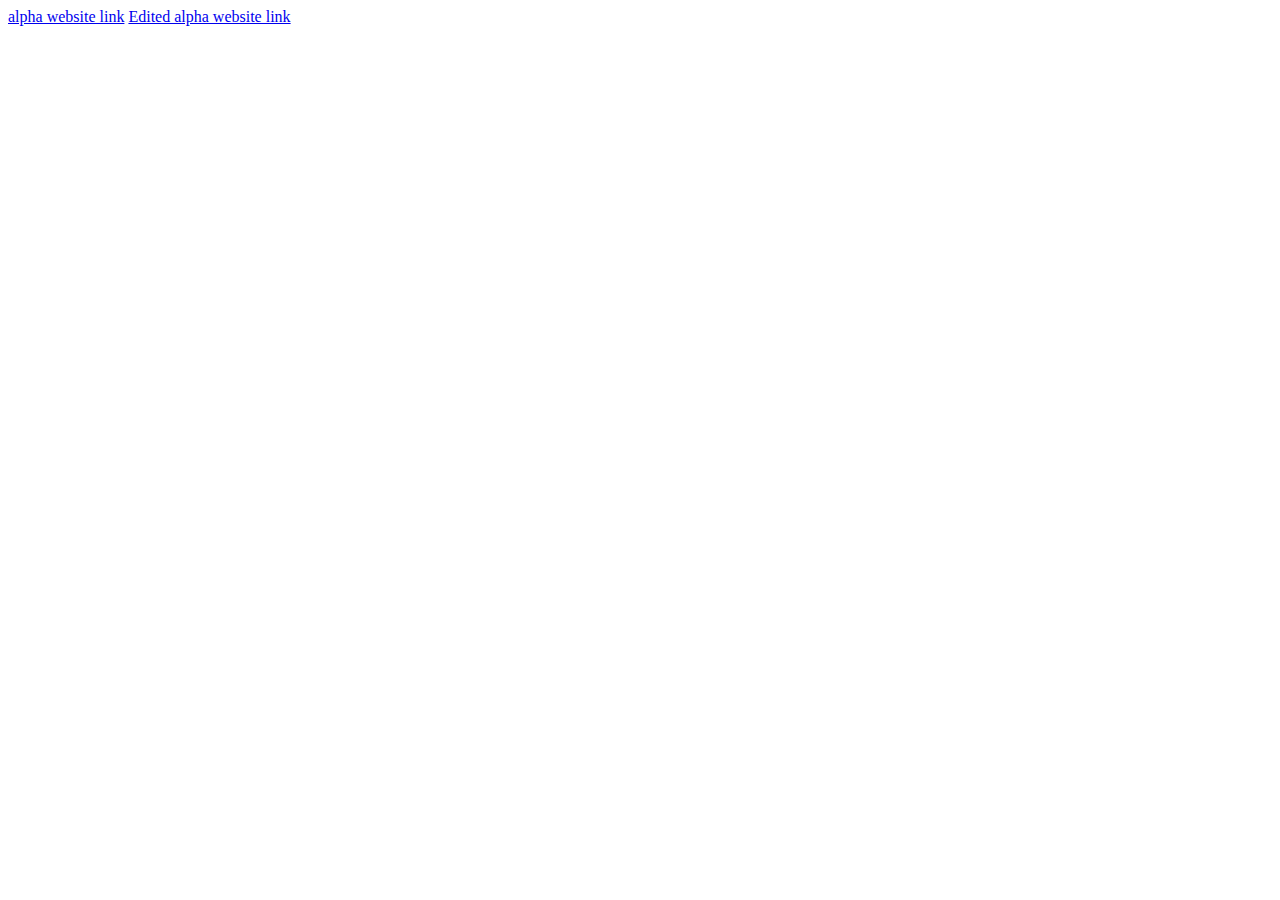
<file: index.html>
<!DOCTYPE html>
<html lang="en">
<head>
    <meta charset="UTF-8">
    <meta name="viewport" content="width=device-width, initial-scale=1.0">
    <title>idm241</title>
</head>
<body>
    <a href="alpha/index.html">alpha website link</a>
    <a href="alpha/indexEDIT.html">Edited alpha website link</a>
</body>
</html>
</file>
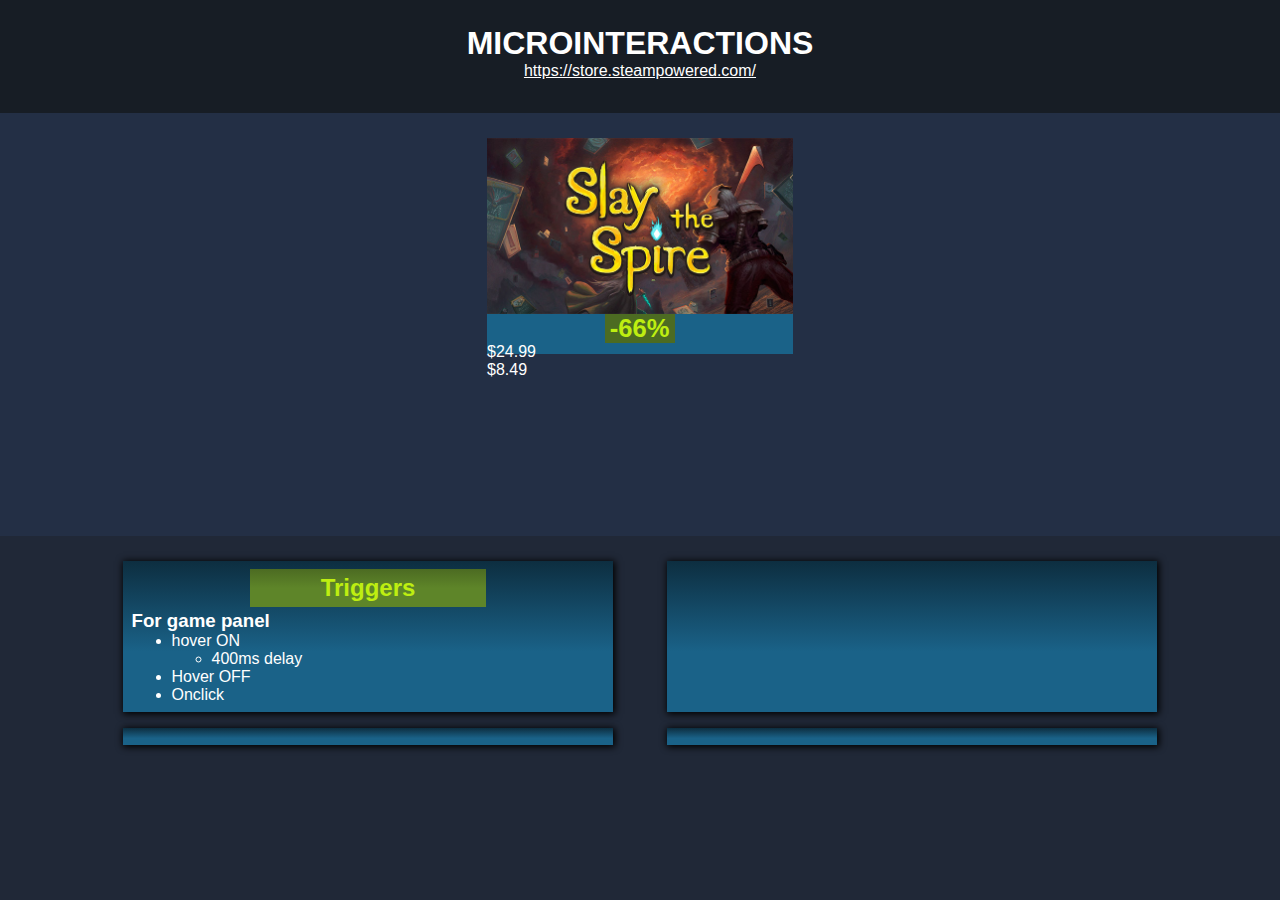
<file: alpha-build/index.html>
<!DOCTYPE html>
<html lang="en">
<head>
    <meta charset="UTF-8">
    <meta name="viewport" content="width=device-width, initial-scale=1.0">
    <title>Alpha-Build</title>

    <link rel="stylesheet" href="../css/alpha-build.css">
</head>
<body>
    <header>
        <h1>Microinteractions</h1>
        <a href="https://store.steampowered.com/" target="_blank">https://store.steampowered.com/</a>
    </header>
    <section class="microinteractions">
        <div class="panel">
            <img src="media/game-poster.jpg" alt="game poster">
            <div class="panel-bottom-bar">
                <div class="discount-pct">-66%</div>
                <div class="discount-prices">
                    <div class="discount-og-price">$24.99</div>
                    <div class="discount-final-price">$8.49</div>
                </div>
            </div>
        </div>
        <div class="side-buttons">
        </div>
        <div class="page-indicator">

        </div>
    </section>
    <section class="interactions">
        <div class="triggers">
            <h2>Triggers</h2>
            <h3>For game panel</h3>
            <ul>
                <li>hover ON</li>
                    <ul>
                        <li>400ms delay</li>
                    </ul>
                <li>Hover OFF</li>
                <li>Onclick</li>
            </ul>
        </div>
        <div class="rules"></div>
        <div class="feedback"></div>
        <div class="loopsmode"></div>
    </section>
</body>
</html>
</file>
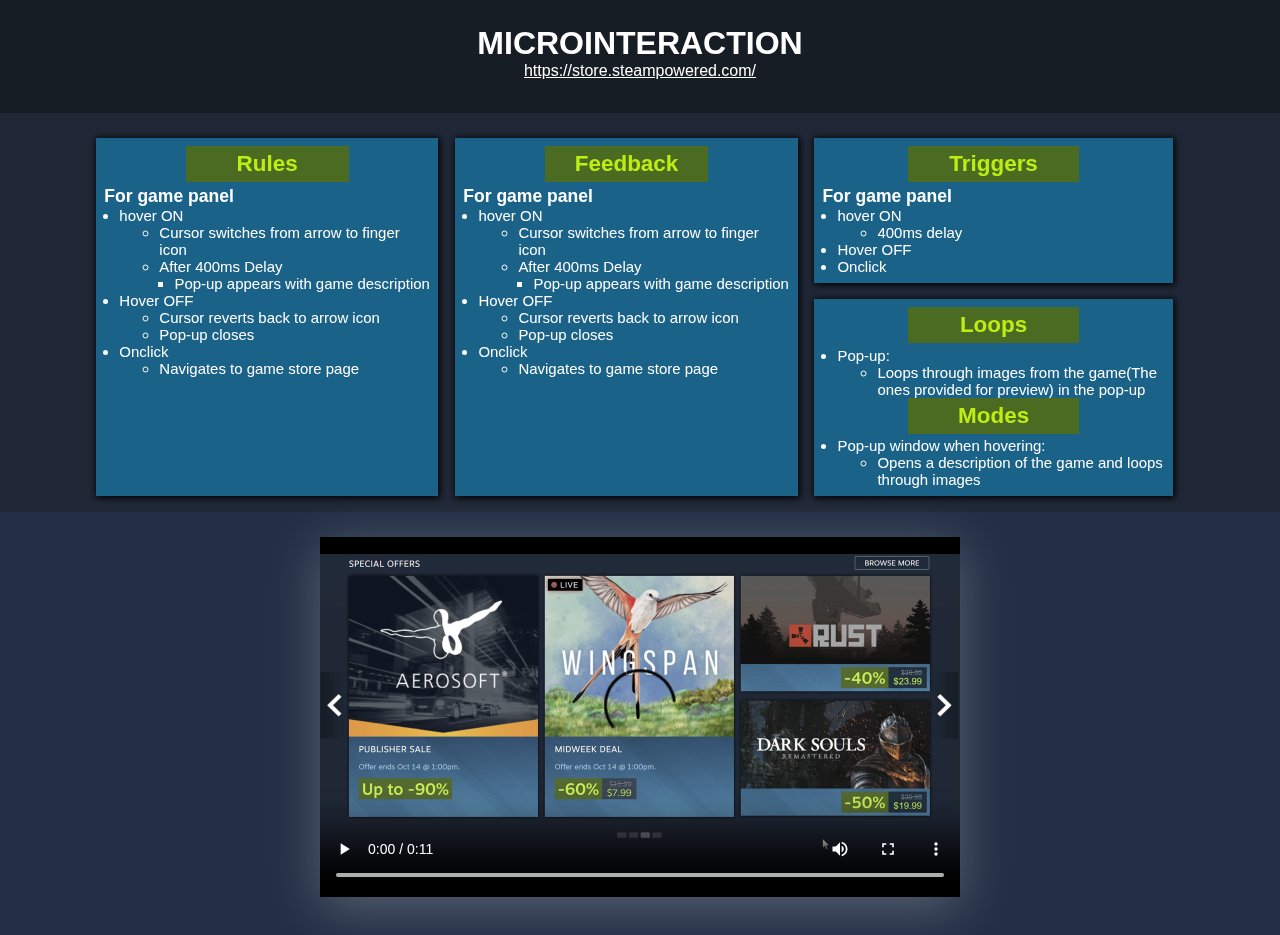
<file: alpha/index.html>
<!DOCTYPE html>
<html lang="en">
<head>
    <meta charset="UTF-8">
    <meta name="viewport" content="width=device-width, initial-scale=1.0">
    <title>Alpha</title>

    <link rel="stylesheet" href="../css/alpha.css">
</head>
<body>
    <header>
        <h1>Microinteraction</h1>
        <a href="https://store.steampowered.com/" target="_blank">https://store.steampowered.com/</a>
    </header>
    <section class="interactions">
        <div class="triggers">
            <h2>Triggers</h2>
            <h3>For game panel</h3>
            <ul>
                <li>hover ON</li>
                    <ul>
                        <li>400ms delay</li>
                    </ul>
                <li>Hover OFF</li>
                <li>Onclick</li>
            </ul>
        </div>
        <div class="rules">
            <h2>Rules</h2>
            <h3>For game panel</h3>
            <ul>
                <li>hover ON</li>
                <ul>
                    <li>Cursor switches from arrow to finger icon</li>
                    <li>After 400ms Delay
                        <ul>
                            <li>Pop-up appears with game description</li>
                        </ul>
                    </li>
                </ul>
                <li>Hover OFF</li>
                <ul>
                    <li>Cursor reverts back to arrow icon</li>
                    <li>Pop-up closes</li>
                </ul>
                <li>Onclick</li>
                <ul>
                    <li>Navigates to game store page</li>
                </ul>
            </ul>
        </div>
        <div class="feedback">
            <h2>Feedback</h2>
            <h3>For game panel</h3>
            <ul>
                <li>hover ON</li>
                <ul>
                    <li>Cursor switches from arrow to finger icon</li>
                    <li>After 400ms Delay
                        <ul>
                            <li>Pop-up appears with game description</li>
                        </ul>
                    </li>
                </ul>
                <li>Hover OFF</li>
                <ul>
                    <li>Cursor reverts back to arrow icon</li>
                    <li>Pop-up closes</li>
                </ul>
                <li>Onclick</li>
                <ul>
                    <li>Navigates to game store page</li>
                </ul>
            </ul>
        </div>
        <div class="loopsmode">
            <h2>Loops</h2>
            <ul>
                <li>Pop-up:</li>
                <ul>
                    <li>Loops through images from the game(The ones provided for preview) in the pop-up</li>
                </ul>
            </ul>
            <h2>Modes</h2>
            <ul>
                <li>Pop-up window when hovering:</li>
                <ul>
                    <li>Opens a description of the game and loops through images</li>
                </ul>
            </ul>
        </div>
    </section>
    <section class="media">
        <div>
            <video controls>
                <source src="media/steam-panel-interaction.mp4" type="video/mp4">
                <source src="media/steam-panel-interaction.ogv" type="video/ogg">
            </video>
        </div>
    </section>
</body>
</html>
</file>
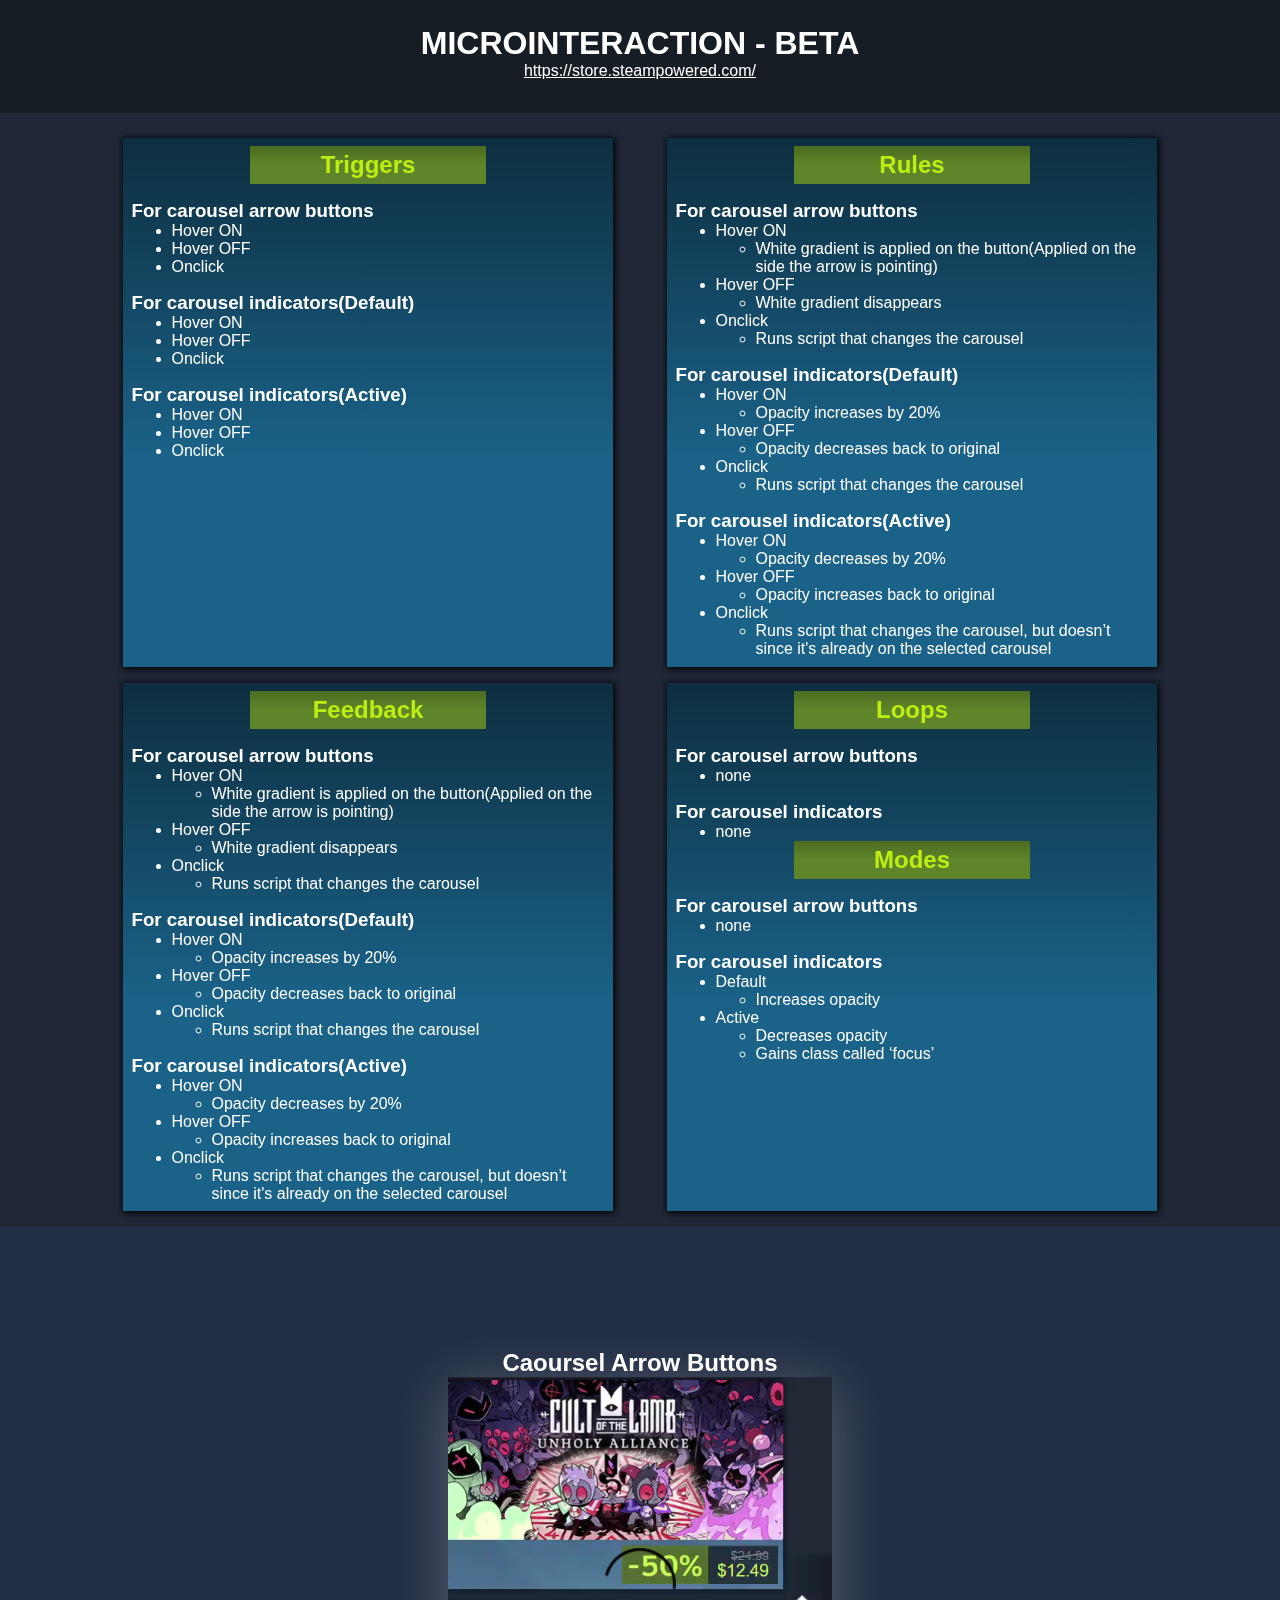
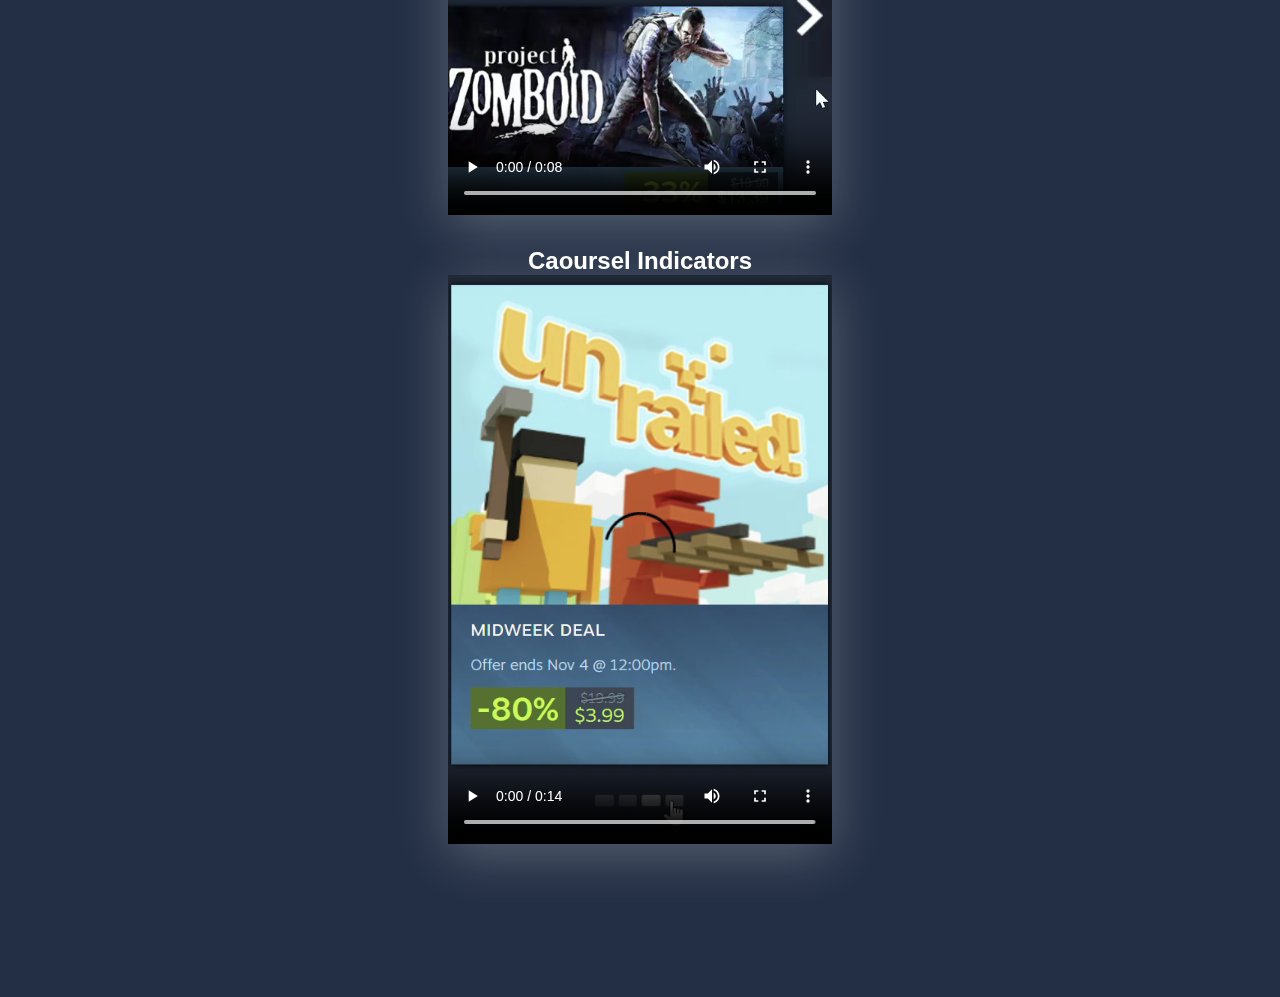
<file: beta/index.html>
<!DOCTYPE html>
<html lang="en">
<head>
    <meta charset="UTF-8">
    <meta name="viewport" content="width=device-width, initial-scale=1.0">
    <title>Beta</title>

    <link rel="stylesheet" href="../css/beta.css">
</head>
<body>
    <header>
        <h1>Microinteraction - Beta</h1>
        <a href="https://store.steampowered.com/" target="_blank">https://store.steampowered.com/</a>
    </header>
    <section class="interactions">
        <div class="triggers">
            <h2>Triggers</h2>
            <h3>For carousel arrow buttons</h3>
            <ul>
                <li>Hover ON</li>
                <li>Hover OFF</li>
                <li>Onclick</li>
            </ul>
            <h3>For carousel indicators(Default)</h3>
            <ul>
                <li>Hover ON</li>
                <li>Hover OFF</li>
                <li>Onclick</li>
            </ul>
            <h3>For carousel indicators(Active)</h3>
            <ul>
                <li>Hover ON</li>
                <li>Hover OFF</li>
                <li>Onclick</li>
            </ul>
        </div>
        <div class="rules">
            <h2>Rules</h2>
            <h3>For carousel arrow buttons</h3>
            <ul>
                <li>Hover ON</li>
                <ul>
                    <li>White gradient is applied on the button(Applied on the side the arrow is pointing)</li>
                </ul>
                <li>Hover OFF</li>
                <ul>
                    <li>White gradient disappears</li>
                </ul>
                <li>Onclick</li>
                <ul>
                    <li>Runs script that changes the carousel</li>
                </ul>
            </ul>
            <h3>For carousel indicators(Default)</h3>
            <ul>
                <li>Hover ON</li>
                <ul>
                    <li>Opacity increases by 20%</li>
                </ul>
                <li>Hover OFF</li>
                <ul>
                    <li>Opacity decreases back to original</li>
                </ul>
                <li>Onclick</li>
                <ul>
                    <li>Runs script that changes the carousel</li>
                </ul>
            </ul>
            <h3>For carousel indicators(Active)</h3>
            <ul>
                <li>Hover ON</li>
                <ul>
                    <li>Opacity decreases by 20%</li>
                </ul>
                <li>Hover OFF</li>
                <ul>
                    <li>Opacity increases back to original</li>
                </ul>
                <li>Onclick</li>
                <ul>
                    <li>Runs script that changes the carousel, but doesn’t since it's already on the selected carousel</li>
                </ul>
            </ul>
        </div>
        <div class="feedback">
            <h2>Feedback</h2>
            <h3>For carousel arrow buttons</h3>
            <ul>
                <li>Hover ON</li>
                <ul>
                    <li>White gradient is applied on the button(Applied on the side the arrow is pointing)</li>
                </ul>
                <li>Hover OFF</li>
                <ul>
                    <li>White gradient disappears</li>
                </ul>
                <li>Onclick</li>
                <ul>
                    <li>Runs script that changes the carousel</li>
                </ul>
            </ul>
            <h3>For carousel indicators(Default)</h3>
            <ul>
                <li>Hover ON</li>
                <ul>
                    <li>Opacity increases by 20%</li>
                </ul>
                <li>Hover OFF</li>
                <ul>
                    <li>Opacity decreases back to original</li>
                </ul>
                <li>Onclick</li>
                <ul>
                    <li>Runs script that changes the carousel</li>
                </ul>
            </ul>
            <h3>For carousel indicators(Active)</h3>
            <ul>
                <li>Hover ON</li>
                <ul>
                    <li>Opacity decreases by 20%</li>
                </ul>
                <li>Hover OFF</li>
                <ul>
                    <li>Opacity increases back to original</li>
                </ul>
                <li>Onclick</li>
                <ul>
                    <li>Runs script that changes the carousel, but doesn’t since it's already on the selected carousel</li>
                </ul>
            </ul>
        </div>
        <div class="loopsmode">
            <h2>Loops</h2>
            <h3>For carousel arrow buttons</h3>
            <ul>
                <li>none</li>
            </ul>
            <h3>For carousel indicators</h3>
            <ul>
                <li>none</li>
            </ul>
            <h2>Modes</h2>
            <h3>For carousel arrow buttons</h3>
            <ul>
                <li>none</li>
            </ul>
            <h3>For carousel indicators</h3>
            <ul>
                <li>
                    Default
                    <ul>
                        <li>Increases opacity</li>
                    </ul>
                </li>
            </ul>
            <ul>
                <li>
                    Active
                    <ul>
                        <li>Decreases opacity</li>
                        <li>Gains class called ‘focus’</li>
                    </ul>
                </li>
            </ul>
        </div>
    </section>
    <section class="media">
        <div>
            <h2>Caoursel Arrow Buttons</h2>
            <video controls>
                <source src="media/Caoursel-Arrow-Button.mp4" type="video/mp4">
            </video>
            <h2>Caoursel Indicators</h2>
            <video controls>
                <source src="media/Caoursel-Indicator.mp4" type="video/mp4">
            </video>
        </div>
    </section>
</body>
</html>
</file>
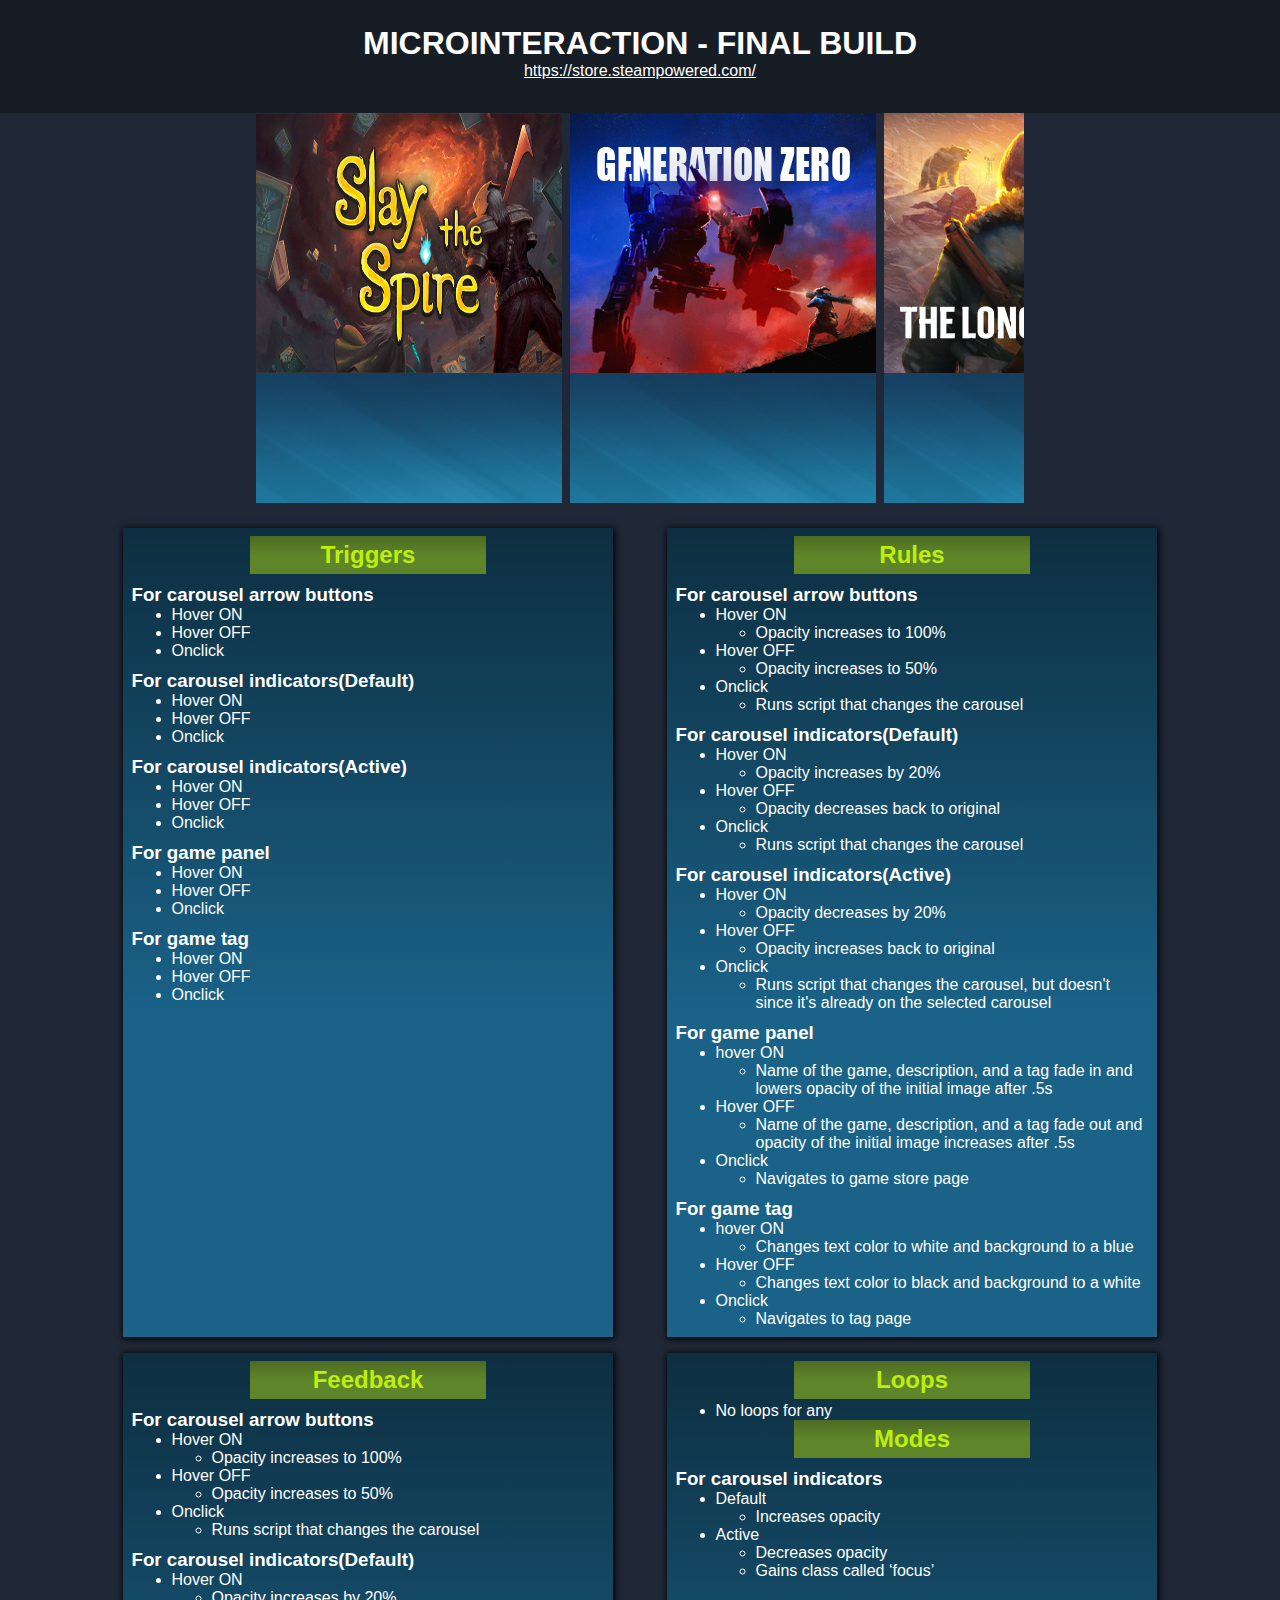
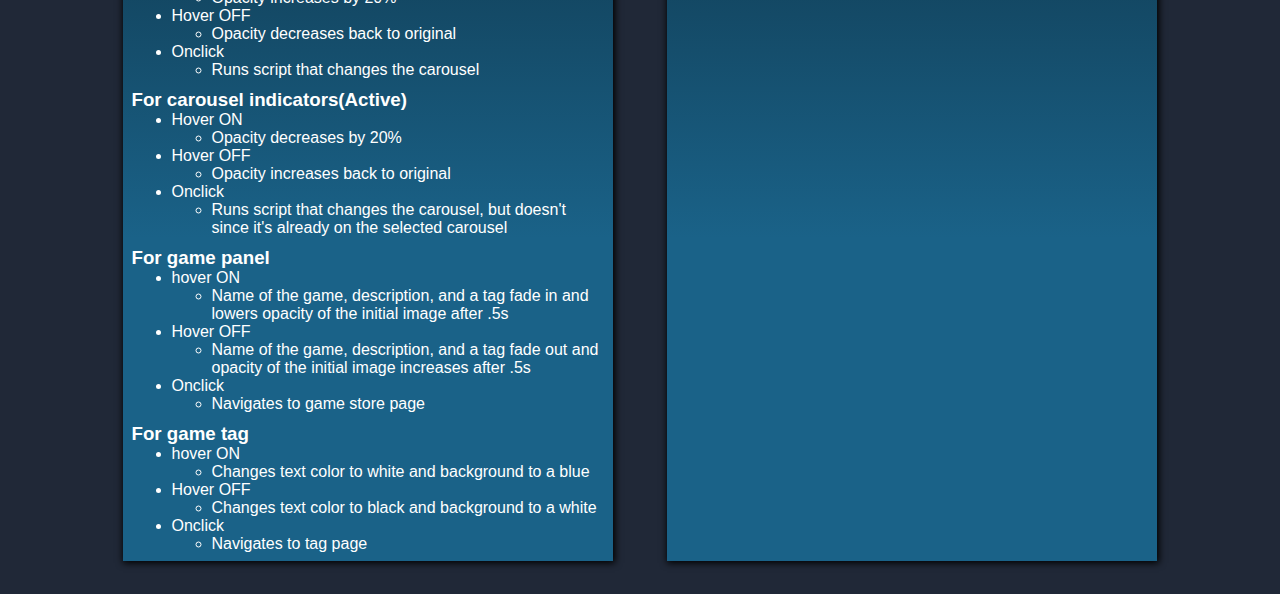
<file: final-build/index.html>
<!DOCTYPE html>
<html lang="en">
<head>
    <meta charset="UTF-8">
    <meta name="viewport" content="width=device-width, initial-scale=1.0">
    <title>Final</title>

    <link rel="stylesheet" href="../css/final-build.css">
    <link rel="stylesheet" href="../css/microinteractions.css">
</head>
<body>
    <header>
        <h1>Microinteraction - Final build</h1>
        <a href="https://store.steampowered.com/" target="_blank">https://store.steampowered.com/</a>
    </header>
    <section class="microinteractions">
        <div class="store-bar">
            <div class="store-items">
                <div class="item-container" id="first-item">
                    <a href="https://store.steampowered.com/app/646570/Slay_the_Spire/">
                        <div class="item-cover">
                            <img src="images/slay-the-spire-hero.jpg" alt="Slay the spire Hero">
                            <section>
                                <img src="images/background_spotlight.jpg" alt="">
                            </section>
                        </div>
                        <div class="item-info">
                            <h2>Slay the Spire</h2>
                            <p>We fused card games and roguelikes together to make the best single player deckbuilder we could. Craft a unique deck, encounter bizarre creatures, discover relics of immense power, and Slay the Spire!</p>
                            <div class="tags">
                                <div>Roguelike Deckbuilder</div>
                            </div>
                        </div>
                    </a>
                </div>
                <div class="item-container" id="second-item">
                    <a href="https://store.steampowered.com/app/704270/Generation_Zero/">
                        <div class="item-cover">
                            <img src="images/generational-zero-hero.jpg" alt="">
                            <section>
                                <img src="images/background_spotlight.jpg" alt="">
                            </section>
                        </div>
                        <div class="item-info">
                            <h2>Generation Zero</h2>
                            <p>Generation Zero is a stealth-action shooter where you wage guerilla warfare against lethal mechanical enemies. Explore a vast open world map inspired by the Swedish Cold War era, take part in the resistance alone or with up to three friends in seamless co-op.
                            </p>
                            <div class="tags">
                                <div>Open World</div>
                            </div>
                        </div>
                    </a>
                </div>
                <div class="item-container" id="third-item">
                    <a href="https://store.steampowered.com/app/305620/The_Long_Dark/">
                        <div class="item-cover">
                            <img src="images/the-long-dark-hero.jpg" alt="">
                            <section>
                                <img src="images/background_spotlight.jpg" alt="">
                            </section>
                        </div>
                        <div class="item-info">
                            <h2>The Long Dark</h2>
                            <p>THE LONG DARK is a thoughtful, exploration-survival experience that challenges solo players to think for themselves as they explore an expansive frozen wilderness in the aftermath of a geomagnetic disaster. There are no zombies -- only you, the cold, and all the threats Mother Nature can muster.
</p>
                            <div class="tags">
                                <div>Survival</div>
                            </div>
                        </div>
                    </a>
                </div>
            </div>
            <div class="carousel">
                <div class="active"></div>
                <div></div>
                <div></div>
                <div></div>
            </div>
            <div class="arrow-left">
                <img src="images/arrow.svg" alt="">
            </div>
            <div class="arrow-right">
                <img src="images/arrow.svg" alt="">
            </div>
        </div>
    </section>
    <section class="details">
        <div class="triggers">
            <h2>Triggers</h2>
            <h3>For carousel arrow buttons</h3>
            <ul>
                <li>Hover ON</li>
                <li>Hover OFF</li>
                <li>Onclick</li>
            </ul>
            <h3>For carousel indicators(Default)</h3>
            <ul>
                <li>Hover ON</li>
                <li>Hover OFF</li>
                <li>Onclick</li>
            </ul>
            <h3>For carousel indicators(Active)</h3>
            <ul>
                <li>Hover ON</li>
                <li>Hover OFF</li>
                <li>Onclick</li>
            </ul>
            <h3>For game panel</h3>
            <ul>
                <li>Hover ON</li>
                <li>Hover OFF</li>
                <li>Onclick</li>
            </ul>
            <h3>For game tag</h3>
            <ul>
                <li>Hover ON</li>
                <li>Hover OFF</li>
                <li>Onclick</li>
            </ul>
        </div>
        <div class="rules">
            <h2>Rules</h2>
            <h3>For carousel arrow buttons</h3>
            <ul>
                <li>Hover ON</li>
                <ul>
                    <li>Opacity increases to 100%</li>
                </ul>
                <li>Hover OFF</li>
                <ul>
                    <li>Opacity increases to 50%</li>
                </ul>
                <li>Onclick</li>
                <ul>
                    <li>Runs script that changes the carousel</li>
                </ul>
            </ul>
            <h3>For carousel indicators(Default)</h3>
            <ul>
                <li>Hover ON</li>
                <ul>
                    <li>Opacity increases by 20%</li>
                </ul>
                <li>Hover OFF</li>
                <ul>
                    <li>Opacity decreases back to original</li>
                </ul>
                <li>Onclick</li>
                <ul>
                    <li>Runs script that changes the carousel</li>
                </ul>
            </ul>
            <h3>For carousel indicators(Active)</h3>
            <ul>
                <li>Hover ON</li>
                <ul>
                    <li>Opacity decreases by 20%</li>
                </ul>
                <li>Hover OFF</li>
                <ul>
                    <li>Opacity increases back to original</li>
                </ul>
                <li>Onclick</li>
                <ul>
                    <li>Runs script that changes the carousel, but doesn't since it's already on the selected carousel</li>
                </ul>
            </ul>
            <h3>For game panel</h3>
            <ul>
                <li>hover ON</li>
                <ul>
                    <li>Name of the game, description, and a tag fade in and lowers opacity of the initial image after .5s</li>
                </ul>
                <li>Hover OFF</li>
                <ul>
                    <li>Name of the game, description, and a tag fade out and opacity of the initial image increases after .5s</li>
                </ul>
                <li>Onclick</li>
                <ul>
                    <li>Navigates to game store page</li>
                </ul>
            </ul>
            <h3>For game tag</h3>
            <ul>
                <li>hover ON</li>
                <ul>
                    <li>Changes text color to white and background to a blue</li>
                </ul>
                <li>Hover OFF</li>
                <ul>
                    <li>Changes text color to black and background to a white</li>
                </ul>
                <li>Onclick</li>
                <ul>
                    <li>Navigates to tag page</li>
                </ul>
            </ul>
        </div>
        <div class="feedback">
            <h2>Feedback</h2>
            <h3>For carousel arrow buttons</h3>
            <ul>
                <li>Hover ON</li>
                <ul>
                    <li>Opacity increases to 100%</li>
                </ul>
                <li>Hover OFF</li>
                <ul>
                    <li>Opacity increases to 50%</li>
                </ul>
                <li>Onclick</li>
                <ul>
                    <li>Runs script that changes the carousel</li>
                </ul>
            </ul>
            <h3>For carousel indicators(Default)</h3>
            <ul>
                <li>Hover ON</li>
                <ul>
                    <li>Opacity increases by 20%</li>
                </ul>
                <li>Hover OFF</li>
                <ul>
                    <li>Opacity decreases back to original</li>
                </ul>
                <li>Onclick</li>
                <ul>
                    <li>Runs script that changes the carousel</li>
                </ul>
            </ul>
            <h3>For carousel indicators(Active)</h3>
            <ul>
                <li>Hover ON</li>
                <ul>
                    <li>Opacity decreases by 20%</li>
                </ul>
                <li>Hover OFF</li>
                <ul>
                    <li>Opacity increases back to original</li>
                </ul>
                <li>Onclick</li>
                <ul>
                    <li>Runs script that changes the carousel, but doesn't since it's already on the selected carousel</li>
                </ul>
            </ul>
            <h3>For game panel</h3>
            <ul>
                <li>hover ON</li>
                <ul>
                    <li>Name of the game, description, and a tag fade in and lowers opacity of the initial image after .5s</li>
                </ul>
                <li>Hover OFF</li>
                <ul>
                    <li>Name of the game, description, and a tag fade out and opacity of the initial image increases after .5s</li>
                </ul>
                <li>Onclick</li>
                <ul>
                    <li>Navigates to game store page</li>
                </ul>
            </ul>
            <h3>For game tag</h3>
            <ul>
                <li>hover ON</li>
                <ul>
                    <li>Changes text color to white and background to a blue</li>
                </ul>
                <li>Hover OFF</li>
                <ul>
                    <li>Changes text color to black and background to a white</li>
                </ul>
                <li>Onclick</li>
                <ul>
                    <li>Navigates to tag page</li>
                </ul>
            </ul>
        </div>
        <div class="loopsmode">
            <h2>Loops</h2>
            <ul>
                <li>No loops for any</li>
            </ul>

            <h2>Modes</h2>
            <h3>For carousel indicators</h3>
            <ul>
                <li>
                    Default
                    <ul>
                        <li>Increases opacity</li>
                    </ul>
                </li>
            </ul>
            <ul>
                <li>
                    Active
                    <ul>
                        <li>Decreases opacity</li>
                        <li>Gains class called ‘focus’</li>
                    </ul>
                </li>
            </ul>
        </div>
    </section>
    <script src="../script/script.js"></script>
</body>
</html>
</file>
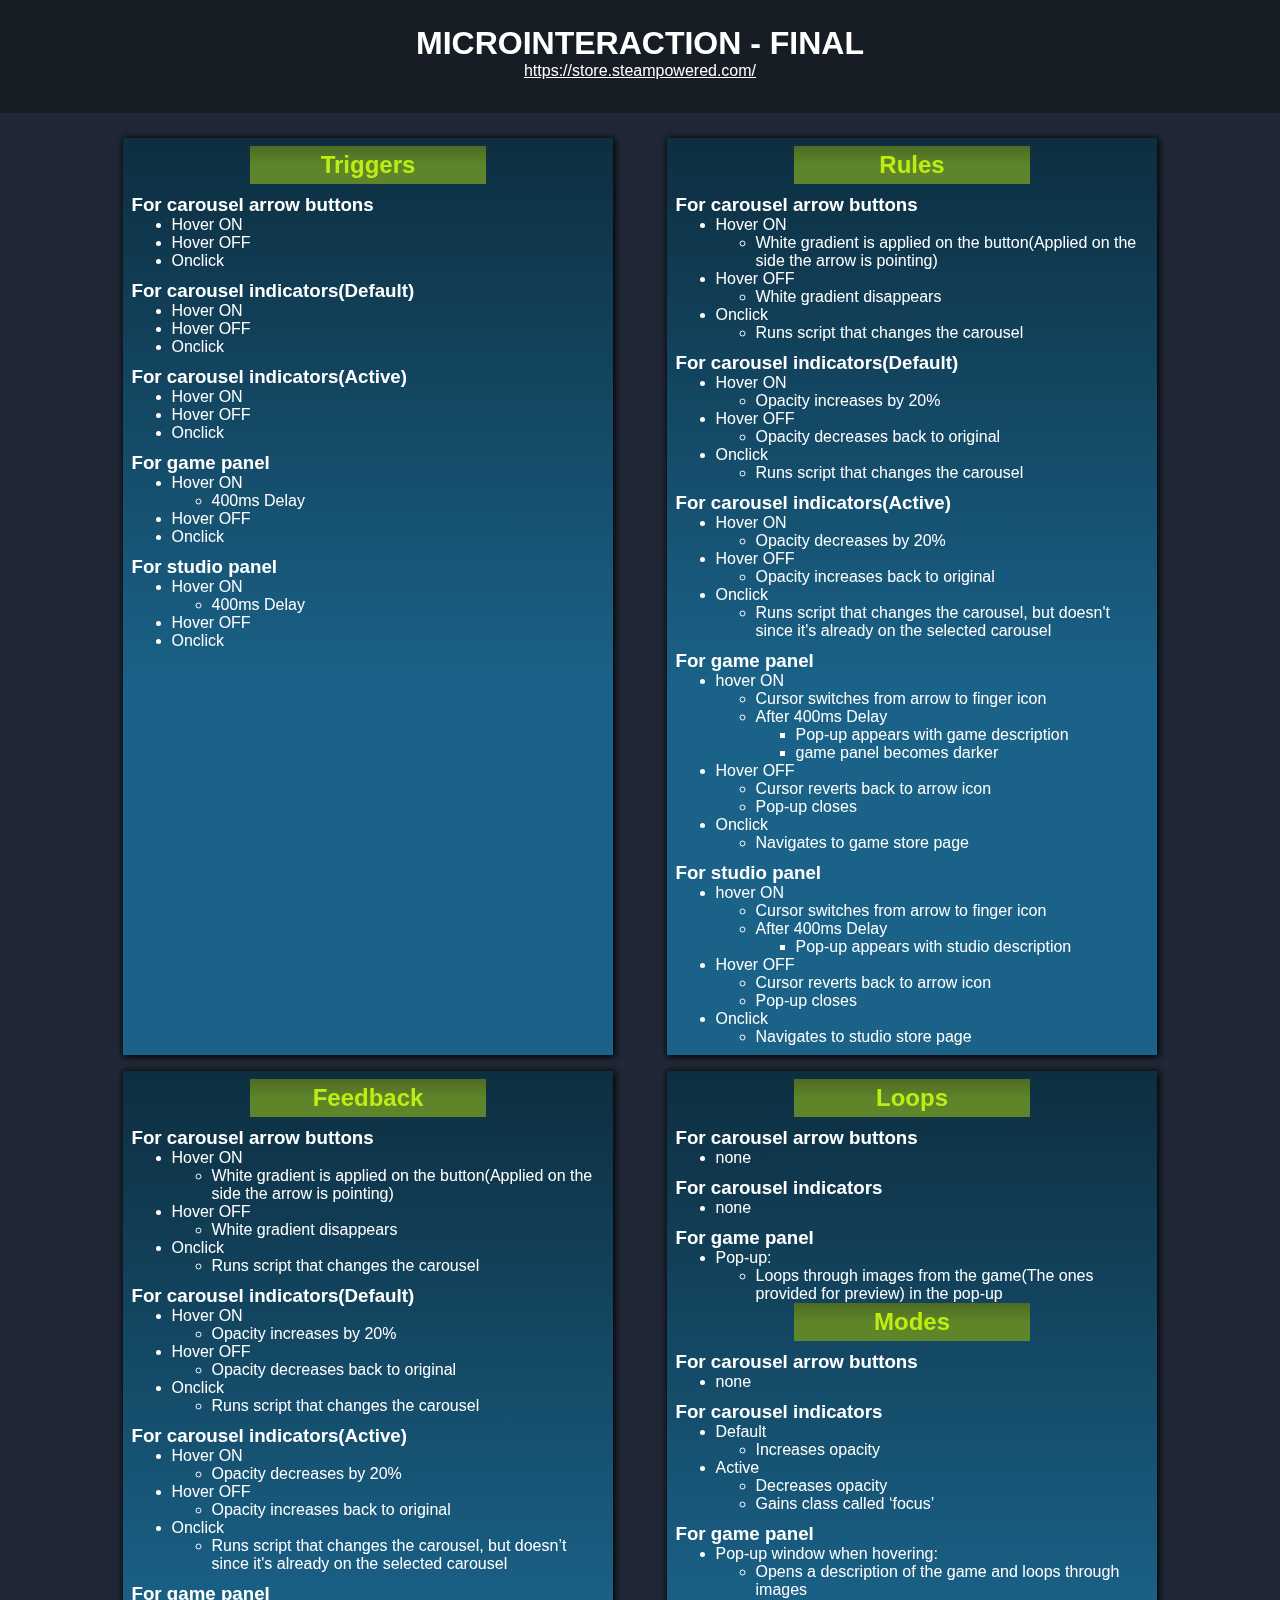
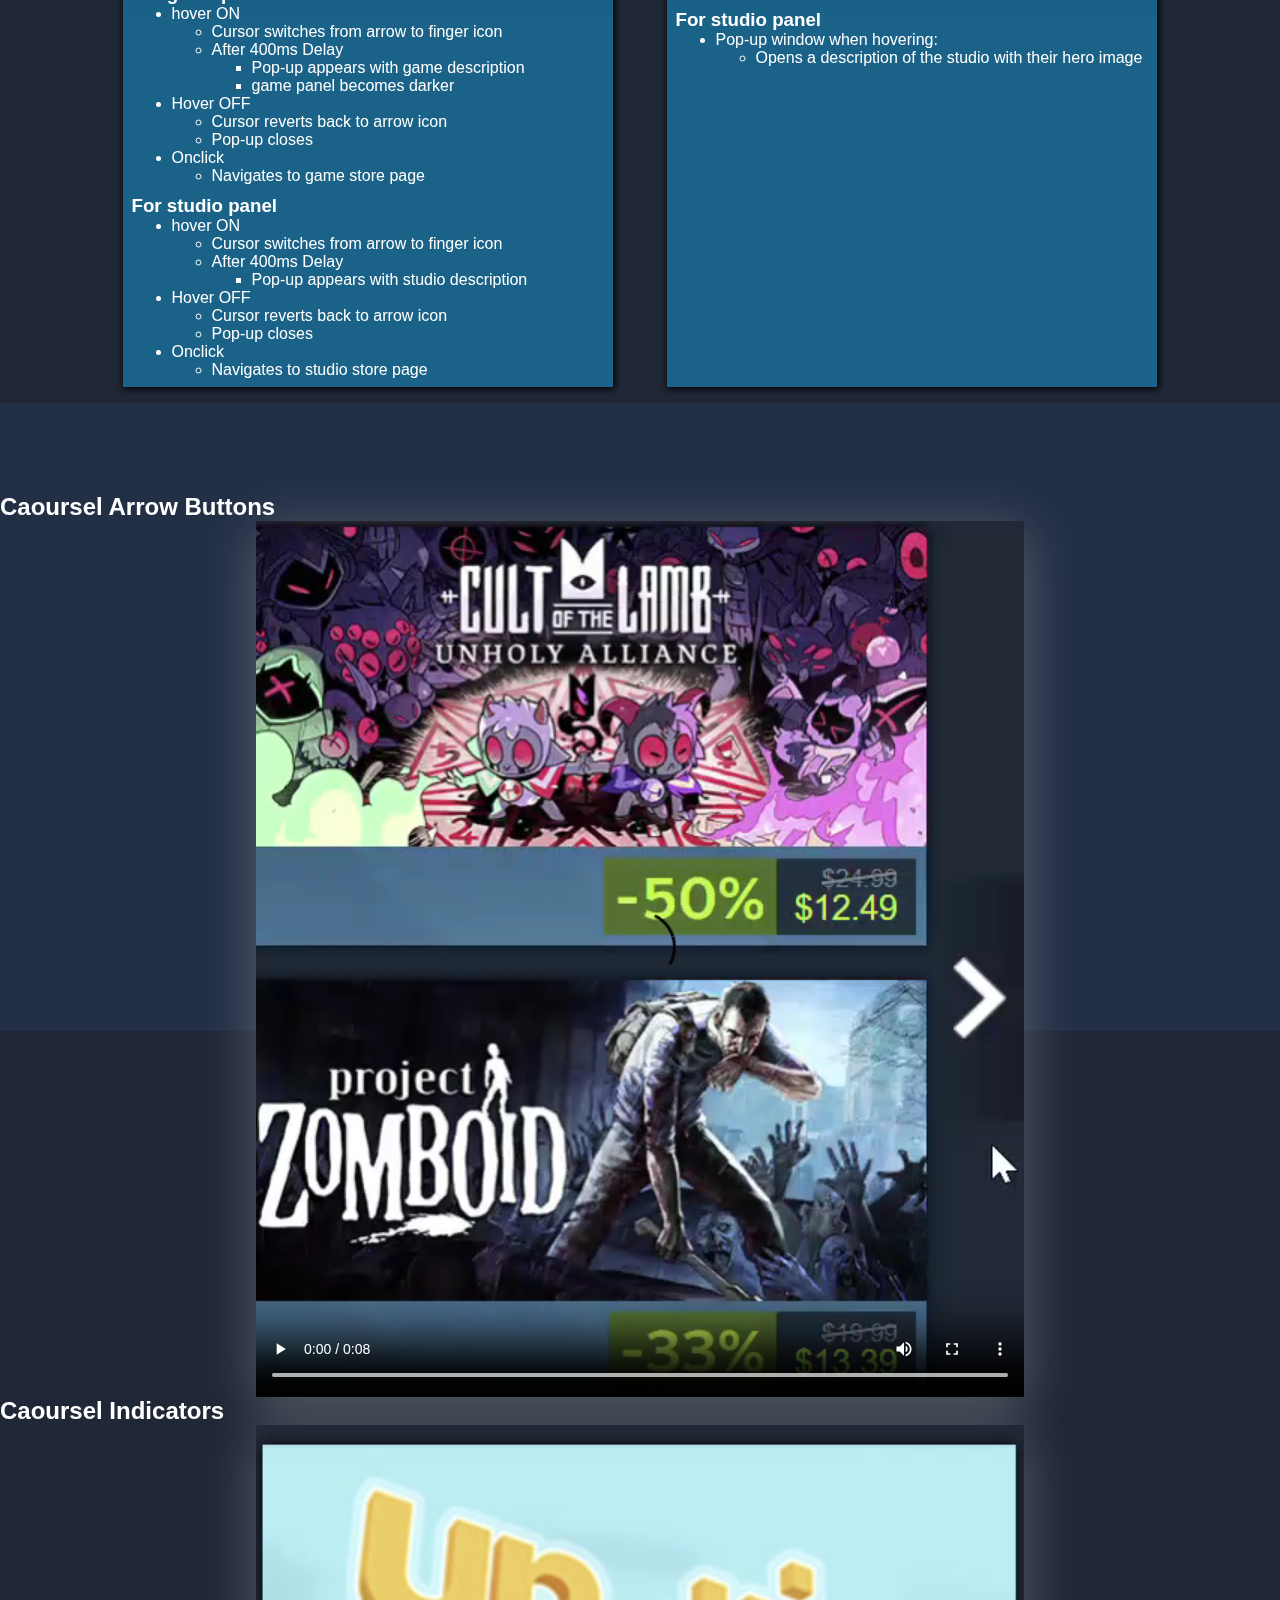
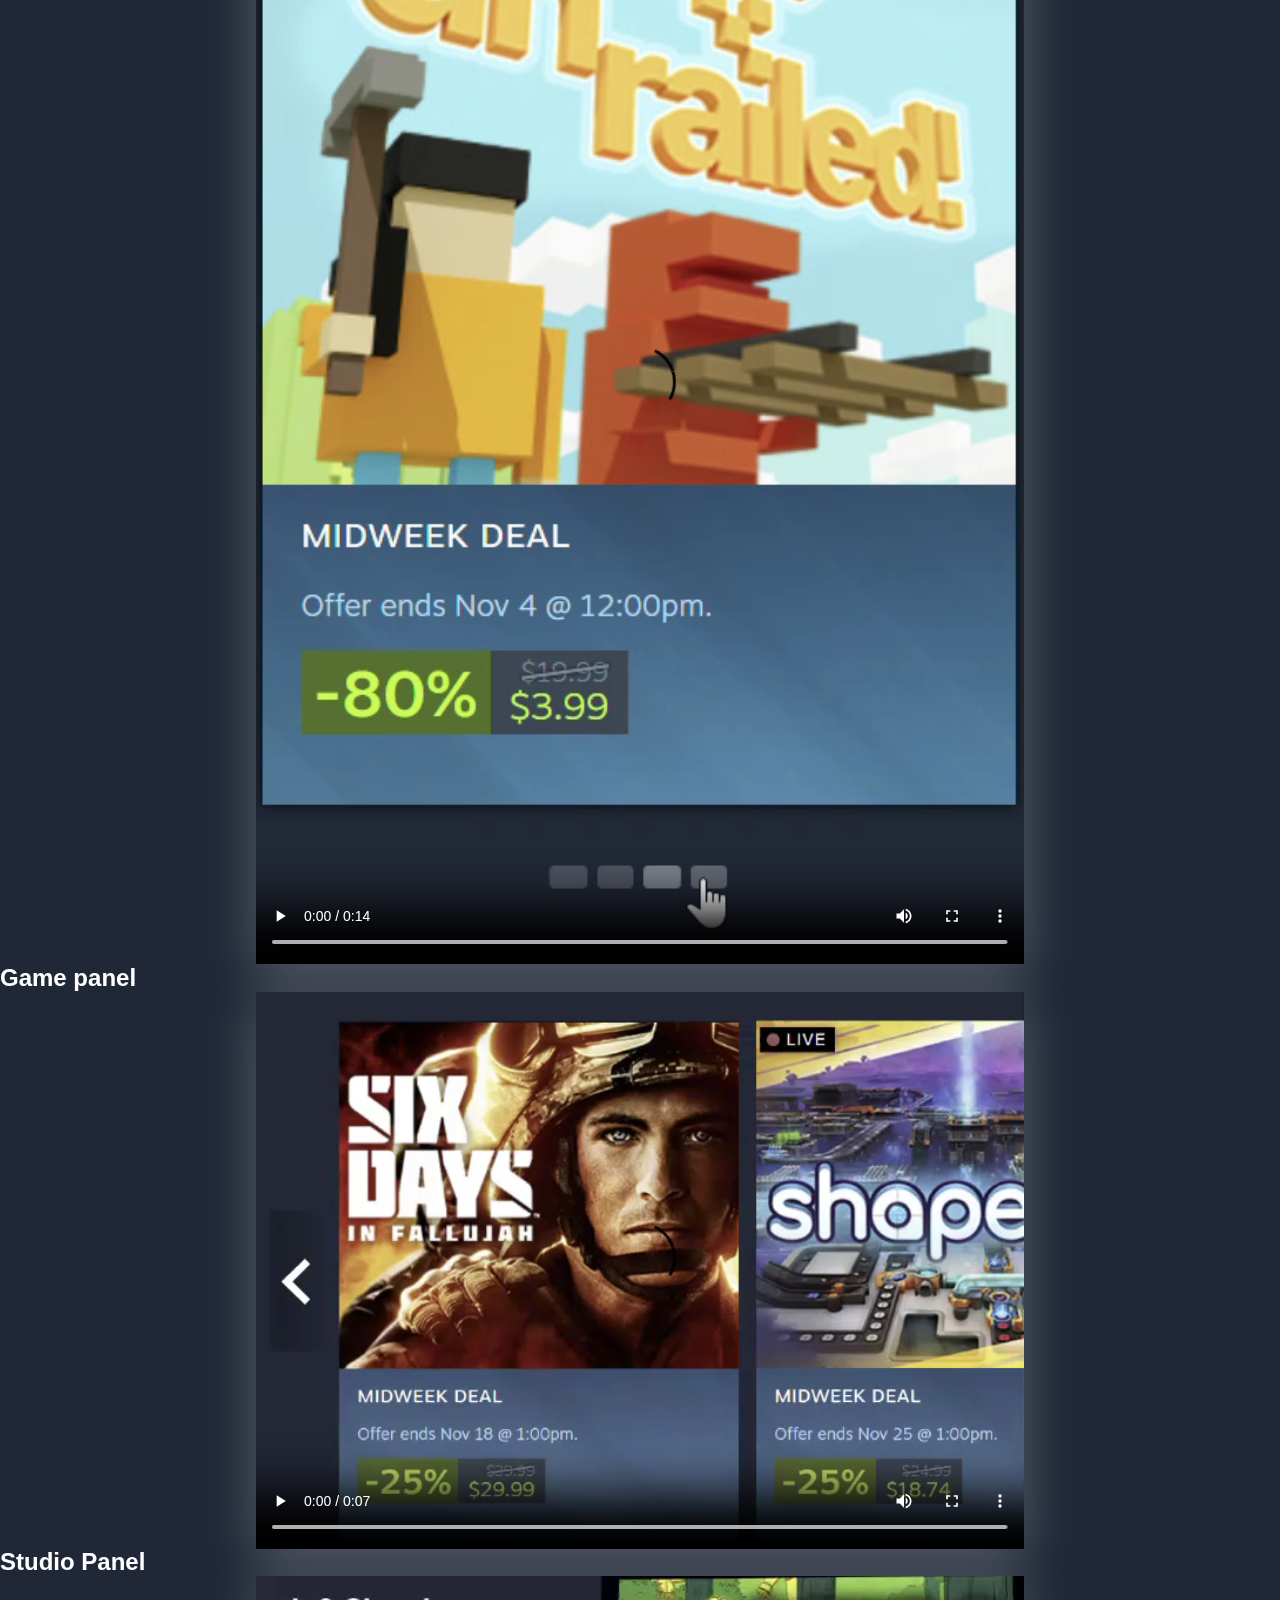
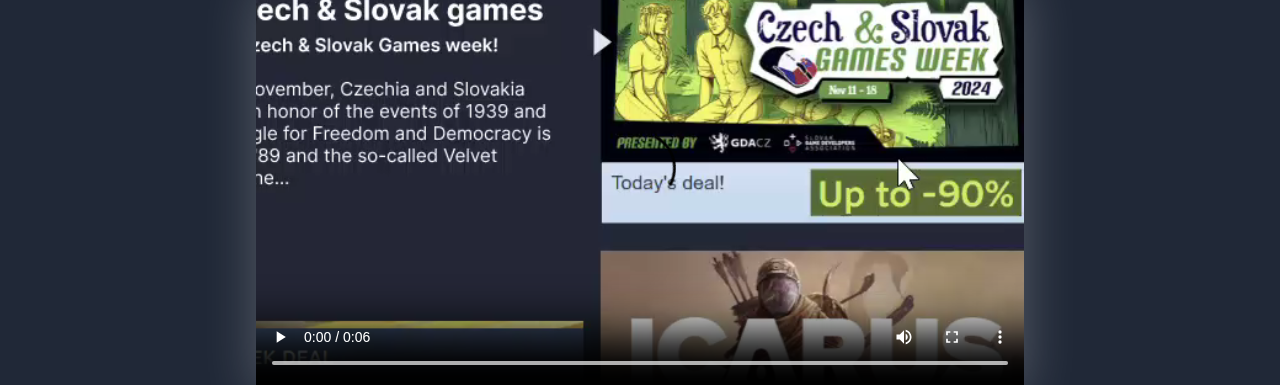
<file: final/index.html>
<!DOCTYPE html>
<html lang="en">
<head>
    <meta charset="UTF-8">
    <meta name="viewport" content="width=device-width, initial-scale=1.0">
    <title>Final</title>

    <link rel="stylesheet" href="../css/final.css">
</head>
<body>
    <header>
        <h1>Microinteraction - Final</h1>
        <a href="https://store.steampowered.com/" target="_blank">https://store.steampowered.com/</a>
    </header>
    <section class="interactions">
        <div class="triggers">
            <h2>Triggers</h2>
            <h3>For carousel arrow buttons</h3>
            <ul>
                <li>Hover ON</li>
                <li>Hover OFF</li>
                <li>Onclick</li>
            </ul>
            <h3>For carousel indicators(Default)</h3>
            <ul>
                <li>Hover ON</li>
                <li>Hover OFF</li>
                <li>Onclick</li>
            </ul>
            <h3>For carousel indicators(Active)</h3>
            <ul>
                <li>Hover ON</li>
                <li>Hover OFF</li>
                <li>Onclick</li>
            </ul>
            <h3>For game panel</h3>
            <ul>
                <li>Hover ON</li>
                <ul>
                    <li>400ms Delay</li>
                </ul>
                <li>Hover OFF</li>
                <li>Onclick</li>
            </ul>
            <h3>For studio panel</h3>
            <ul>
                <li>Hover ON</li>
                <ul>
                    <li>400ms Delay</li>
                </ul>
                <li>Hover OFF</li>
                <li>Onclick</li>
            </ul>
        </div>
        <div class="rules">
            <h2>Rules</h2>
            <h3>For carousel arrow buttons</h3>
            <ul>
                <li>Hover ON</li>
                <ul>
                    <li>White gradient is applied on the button(Applied on the side the arrow is pointing)</li>
                </ul>
                <li>Hover OFF</li>
                <ul>
                    <li>White gradient disappears</li>
                </ul>
                <li>Onclick</li>
                <ul>
                    <li>Runs script that changes the carousel</li>
                </ul>
            </ul>
            <h3>For carousel indicators(Default)</h3>
            <ul>
                <li>Hover ON</li>
                <ul>
                    <li>Opacity increases by 20%</li>
                </ul>
                <li>Hover OFF</li>
                <ul>
                    <li>Opacity decreases back to original</li>
                </ul>
                <li>Onclick</li>
                <ul>
                    <li>Runs script that changes the carousel</li>
                </ul>
            </ul>
            <h3>For carousel indicators(Active)</h3>
            <ul>
                <li>Hover ON</li>
                <ul>
                    <li>Opacity decreases by 20%</li>
                </ul>
                <li>Hover OFF</li>
                <ul>
                    <li>Opacity increases back to original</li>
                </ul>
                <li>Onclick</li>
                <ul>
                    <li>Runs script that changes the carousel, but doesn't since it's already on the selected carousel</li>
                </ul>
            </ul>
            <h3>For game panel</h3>
            <ul>
                <li>hover ON</li>
                <ul>
                    <li>Cursor switches from arrow to finger icon</li>
                    <li>After 400ms Delay
                        <ul>
                            <li>Pop-up appears with game description</li>
                            <li>game panel becomes darker</li>
                        </ul>
                    </li>
                </ul>
                <li>Hover OFF</li>
                <ul>
                    <li>Cursor reverts back to arrow icon</li>
                    <li>Pop-up closes</li>
                </ul>
                <li>Onclick</li>
                <ul>
                    <li>Navigates to game store page</li>
                </ul>
            </ul>
            <h3>For studio panel</h3>
            <ul>
                <li>hover ON</li>
                <ul>
                    <li>Cursor switches from arrow to finger icon</li>
                    <li>After 400ms Delay
                        <ul>
                            <li>Pop-up appears with studio description</li>
                        </ul>
                    </li>
                </ul>
                <li>Hover OFF</li>
                <ul>
                    <li>Cursor reverts back to arrow icon</li>
                    <li>Pop-up closes</li>
                </ul>
                <li>Onclick</li>
                <ul>
                    <li>Navigates to studio store page</li>
                </ul>
            </ul>
        </div>
        <div class="feedback">
            <h2>Feedback</h2>
            <h3>For carousel arrow buttons</h3>
            <ul>
                <li>Hover ON</li>
                <ul>
                    <li>White gradient is applied on the button(Applied on the side the arrow is pointing)</li>
                </ul>
                <li>Hover OFF</li>
                <ul>
                    <li>White gradient disappears</li>
                </ul>
                <li>Onclick</li>
                <ul>
                    <li>Runs script that changes the carousel</li>
                </ul>
            </ul>
            <h3>For carousel indicators(Default)</h3>
            <ul>
                <li>Hover ON</li>
                <ul>
                    <li>Opacity increases by 20%</li>
                </ul>
                <li>Hover OFF</li>
                <ul>
                    <li>Opacity decreases back to original</li>
                </ul>
                <li>Onclick</li>
                <ul>
                    <li>Runs script that changes the carousel</li>
                </ul>
            </ul>
            <h3>For carousel indicators(Active)</h3>
            <ul>
                <li>Hover ON</li>
                <ul>
                    <li>Opacity decreases by 20%</li>
                </ul>
                <li>Hover OFF</li>
                <ul>
                    <li>Opacity increases back to original</li>
                </ul>
                <li>Onclick</li>
                <ul>
                    <li>Runs script that changes the carousel, but doesn’t since it's already on the selected carousel</li>
                </ul>
            </ul>
            <h3>For game panel</h3>
            <ul>
                <li>hover ON</li>
                <ul>
                    <li>Cursor switches from arrow to finger icon</li>
                    <li>After 400ms Delay
                        <ul>
                            <li>Pop-up appears with game description</li>
                            <li>game panel becomes darker</li>
                        </ul>
                    </li>
                </ul>
                <li>Hover OFF</li>
                <ul>
                    <li>Cursor reverts back to arrow icon</li>
                    <li>Pop-up closes</li>
                </ul>
                <li>Onclick</li>
                <ul>
                    <li>Navigates to game store page</li>
                </ul>
            </ul>
            <h3>For studio panel</h3>
            <ul>
                <li>hover ON</li>
                <ul>
                    <li>Cursor switches from arrow to finger icon</li>
                    <li>After 400ms Delay
                        <ul>
                            <li>Pop-up appears with studio description</li>
                        </ul>
                    </li>
                </ul>
                <li>Hover OFF</li>
                <ul>
                    <li>Cursor reverts back to arrow icon</li>
                    <li>Pop-up closes</li>
                </ul>
                <li>Onclick</li>
                <ul>
                    <li>Navigates to studio store page</li>
                </ul>
            </ul>
        </div>
        <div class="loopsmode">
            <h2>Loops</h2>
            <h3>For carousel arrow buttons</h3>
            <ul>
                <li>none</li>
            </ul>
            <h3>For carousel indicators</h3>
            <ul>
                <li>none</li>
            </ul>
            <h3>For game panel</h3>
            <ul>
                <li>Pop-up:</li>
                <ul>
                    <li>Loops through images from the game(The ones provided for preview) in the pop-up</li>
                </ul>
            </ul>
            <h2>Modes</h2>
            <h3>For carousel arrow buttons</h3>
            <ul>
                <li>none</li>
            </ul>
            <h3>For carousel indicators</h3>
            <ul>
                <li>
                    Default
                    <ul>
                        <li>Increases opacity</li>
                    </ul>
                </li>
            </ul>
            <ul>
                <li>
                    Active
                    <ul>
                        <li>Decreases opacity</li>
                        <li>Gains class called ‘focus’</li>
                    </ul>
                </li>
            </ul>
            <h3>For game panel</h3>
            <ul>
                <li>Pop-up window when hovering:</li>
                <ul>
                    <li>Opens a description of the game and loops through images</li>
                </ul>
            </ul>
            <h3>For studio panel</h3>
            <ul>
                <li>Pop-up window when hovering:</li>
                <ul>
                    <li>Opens a description of the studio with their hero image</li>
                </ul>
            </ul>
        </div>
    </section>
    <section class="media">
        <div>
            <h2>Caoursel Arrow Buttons</h2>
            <video controls>
                <source src="media/Caoursel-Arrow-Button.mp4" type="video/mp4">
            </video>
            <h2>Caoursel Indicators</h2>
            <video controls>
                <source src="media/Caoursel-Indicator.mp4" type="video/mp4">
            </video>
            <h2>Game panel</h2>
            <video controls>
                <source src="media/Game-Panel.mp4" type="video/mp4">
            </video>
            <h2>Studio Panel</h2>
            <video controls>
                <source src="media/Studio-Panel.mp4" type="video/mp4">
            </video>
        </div>
    </section>
</body>
</html>
</file>
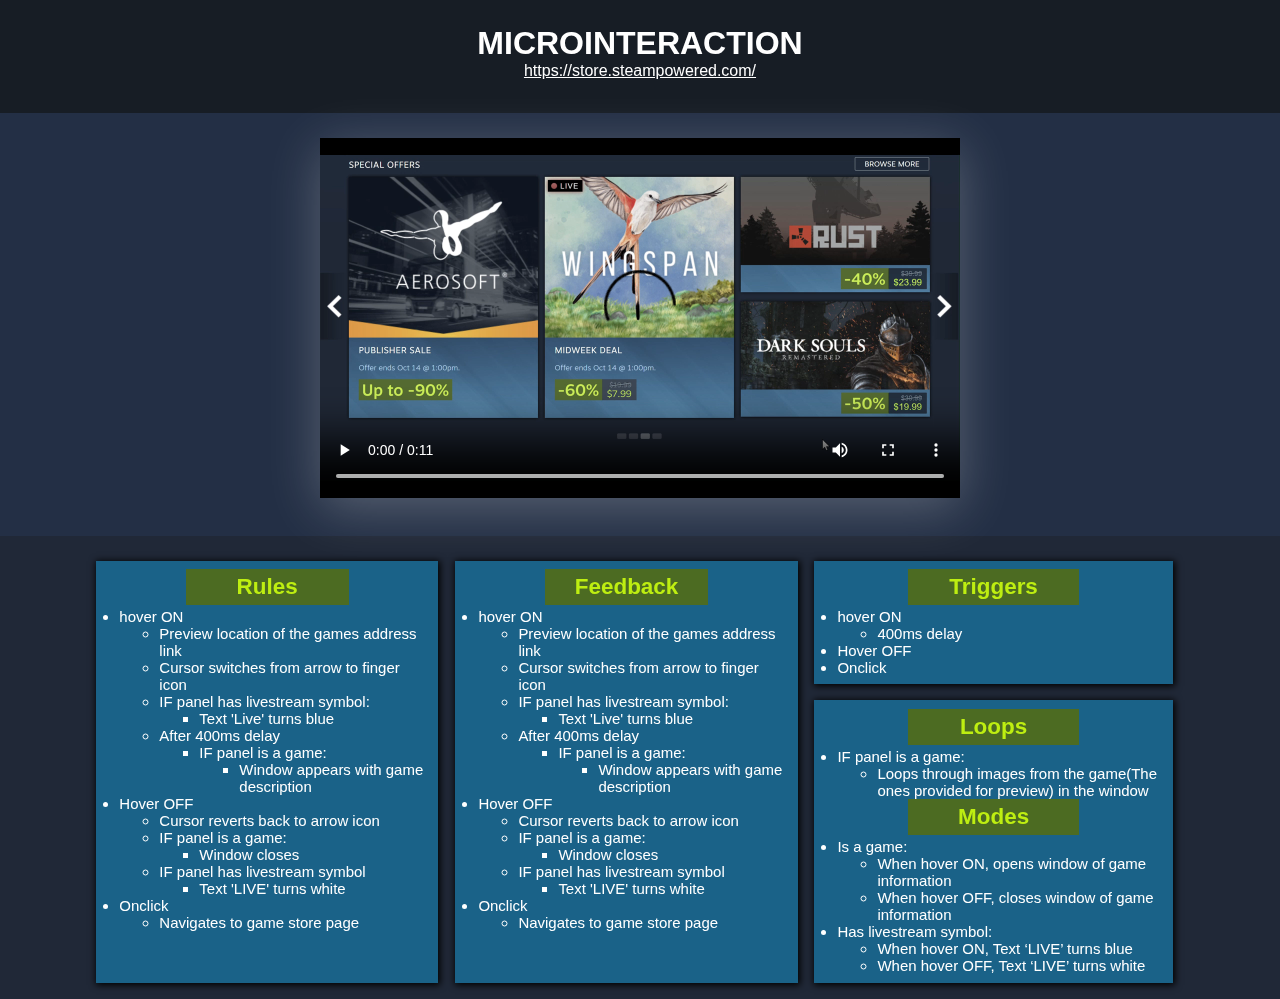
<file: alpha/indexPREV.html>
<!DOCTYPE html>
<html lang="en">
<head>
    <meta charset="UTF-8">
    <meta name="viewport" content="width=device-width, initial-scale=1.0">
    <title>Alpha</title>

    <link rel="stylesheet" href="../css/alpha.css">
</head>
<body>
    <header>
        <h1>Microinteraction</h1>
        <a href="https://store.steampowered.com/">https://store.steampowered.com/</a>
    </header>
    
    <section class="media">
        <div>
            <video controls>
                <source src="media/steam-panel-interaction.mp4" type="video/mp4">
                <source src="media/steam-panel-interaction.ogv" type="video/ogg">
            </video>
        </div>
    </section>
    <section class="interactions">
        <div class="triggers">
            <h2>Triggers</h2>
            <ul>
                <li>hover ON</li>
                    <ul>
                        <li>400ms delay</li>
                    </ul>
                <li>Hover OFF</li>
                <li>Onclick</li>
            </ul>
        </div>
        <div class="rules">
            <h2>Rules</h2>
            <ul>
                <li>hover ON</li>
                    <ul>
                        <li>Preview location of the games address link</li>
                        <li>Cursor switches from arrow to finger icon</li>
                        <li>IF panel has livestream symbol:</li>
                        <ul>
                            <li>Text 'Live' turns blue</li>
                        </ul>
                        <li>After 400ms delay</li>
                        <ul>
                            <li>IF panel is a game:</li>
                            <ul>
                                <li>Window appears with game description</li>
                            </ul>
                        </ul>
                    </ul>
                <li>Hover OFF</li>
                <ul>
                    <li>Cursor reverts back to arrow icon</li>
                    <li>IF panel is a game:</li>
                    <ul>
                        <li>Window closes</li>
                    </ul>
                    <li>IF panel has livestream symbol</li>
                    <ul>
                        <li>Text 'LIVE' turns white</li>
                    </ul>
                </ul>
                <li>Onclick</li>
                <ul>
                    <li>Navigates to game store page</li>
                </ul>
            </ul>
        </div>
        <div class="feedback">
            <h2>Feedback</h2>
            <ul>
                <li>hover ON</li>
                    <ul>
                        <li>Preview location of the games address link</li>
                        <li>Cursor switches from arrow to finger icon</li>
                        <li>IF panel has livestream symbol:</li>
                        <ul>
                            <li>Text 'Live' turns blue</li>
                        </ul>
                        <li>After 400ms delay</li>
                        <ul>
                            <li>IF panel is a game:</li>
                            <ul>
                                <li>Window appears with game description</li>
                            </ul>
                        </ul>
                    </ul>
                <li>Hover OFF</li>
                <ul>
                    <li>Cursor reverts back to arrow icon</li>
                    <li>IF panel is a game:</li>
                    <ul>
                        <li>Window closes</li>
                    </ul>
                    <li>IF panel has livestream symbol</li>
                    <ul>
                        <li>Text 'LIVE' turns white</li>
                    </ul>
                </ul>
                <li>Onclick</li>
                <ul>
                    <li>Navigates to game store page</li>
                </ul>
            </ul>
        </div>
        <div class="loopsmode">
            <h2>Loops</h2>
            <ul>
                <li>IF panel is a game:</li>
                <ul>
                    <li>Loops through images from the game(The ones provided for preview) in the window</li>
                </ul>
            </ul>
            <h2>Modes</h2>
            <ul>
                <li>Is a game:</li>
                <ul>
                    <li>When hover ON, opens window of game information</li>
                    <li>When hover OFF, closes window of game information</li>
                </ul>
                <li>Has livestream symbol:</li>
                <ul>
                    <li>When hover ON, Text ‘LIVE’ turns blue</li>
                    <li>When hover OFF, Text ‘LIVE’ turns white</li>
                </ul>
            </ul>
        </div>
    </section>
</body>
</html>
</file>
<file: css/alpha-build.css>
* {
    box-sizing: border-box;
    margin: 0 auto;
}

html {
    --main-background: #202837;
    --video-background: #232f45;
    --header-background:#171d25;
    --text-color: #FFFFFF;
    --deal-tab-background: #1a6288;
    --deal-background: #4C6B22;
    --deal-text-color: #BEEE11;
    --rhythm: 1.3vw;
    font-family: Helvetica, sans-serif;
}

header {
    background-color: var(--header-background);
    padding: 0 calc(var(--rhythm)*2) calc(var(--rhythm)*2) calc(var(--rhythm)*2);
    text-align: center;
}
header h1 {
    padding-top: calc(var(--rhythm)*1.5);
    text-transform: uppercase;
    
}

body {
    background-color: var(--main-background);
    color: var(--text-color);
}

.microinteractions {
    background-color: var(--video-background);
    height: 33vw;
    padding-top: calc(var(--rhythm)*1.5);
}

.panel img {
    display: block;
    margin: auto;
    width: 306px;
}

.panel-bottom-bar {
    width: 306px;
    height: 40px;
    background-color: var(--deal-tab-background);
}

.discount-pct {
    color: var(--deal-text-color);
    background-color: var(--deal-background);
    font-size: 1.6rem;
    font-weight: bold;
    padding-left: 5px;
    width: 23%;
}

a:link, a:visited {
    color: white;
}

.interactions div {
    box-shadow: 1px 1px 7px 1px black;
    margin-bottom: 1rem;
    padding: calc(var(--rhythm)*.5);
    width: 90%;
    /* background-color: var(--deal-tab-background); */
    background: linear-gradient(180deg, rgba(13,46,64,1) 0%, rgba(26,98,136,1) 60%);
}

.interactions h2 {
    background: linear-gradient(180deg, rgba(76,107,34,1) 0%, rgba(94,133,41,1) 50%);
    color: var(--deal-text-color);
    text-align: center;
    width: 50%;
    padding: calc(var(--rhythm)*.3) 0 calc(var(--rhythm)*.3) 0;
    margin-bottom: calc(var(--rhythm)*.2);
}

.interactions .triggers {
    grid-area: trigger;
    /* background-color: var(--deal-tab-background); */
}

.interactions .rules {
    grid-area: rule;
    /* background-color: var(--deal-tab-background); */
}

.interactions .feedback {
    grid-area: feedback;
    /* background-color: var(--deal-tab-background); */
}

.interactions .loopsmode {
    grid-area: loopmode;
    /* background-color: var(--deal-tab-background); */
}

@media (width >= 300px) {
    .interactions {
        grid-template-areas: 
            "trigger"
            "rule"
            "feedback"
            "loopmode";
        grid-template-columns: 100%;
    }
    .media video {
        width: 90%;
    }
    .media {
        padding: 7vw 0 70vw 0;
    }
}

@media (width >= 900px) {
    .interactions {
        padding-top: calc(var(--rhythm)*1.5);
        display: grid;
        width: 85%;
        grid-template-areas:
        "trigger rule"
        "feedback loopmode";
        grid-template-columns: 50% 50%;
        margin: auto;
    }
    .media {
        padding: 7vw 0 42vw 0;
    }
    .media video {
        width: 60%;
    }
}
</file>
<file: css/alpha.css>
* {
    box-sizing: border-box;
    margin: 0 auto;
}

html {
    --main-background: #202837;
    --video-background: #232f45;
    --header-background:#171d25;
    --text-color: #FFFFFF;
    --deal-tab-background: #1a6288;
    --deal-background: #4C6B22;
    --deal-text-color: #BEEE11;
    --rhythm: 1.3vw;
    font-family: Helvetica, sans-serif;
}

header {
    background-color: var(--header-background);
    padding: 0 calc(var(--rhythm)*2) calc(var(--rhythm)*2) calc(var(--rhythm)*2);
    text-align: center;
}
header h1 {
    padding-top: calc(var(--rhythm)*1.5);
    text-transform: uppercase;
    
}

body {
    background-color: var(--main-background);
    color: var(--text-color);
}

.media {
    background-color: var(--video-background);
    height: 33vw;
    padding-top: calc(var(--rhythm)*1.5);
}

.media video {
    width: 50%;
    height: auto;
    box-shadow: 0px 10px 50px rgba(255, 255, 255, 0.25);
    display: block;
    margin: auto;
}

a:link, a:visited {
    color: white;
}

.interactions {
    padding-top: calc(var(--rhythm)*1.5);
    display: grid;
    width: 85%;
    grid-template-areas:
    "rule feedback trigger"
    "rule feedback loopmode"
    "rule feedback loopmode";
    grid-template-columns: 33% 33% 33%;
    margin: auto;
    font-size: calc(var(--rhythm)*.9);
}

.interactions li {
    margin-left: calc(var(--rhythm)*-1.5);
}

.interactions div {
    box-shadow: 1px 1px 7px 1px black;
    margin-bottom: 1rem;
    padding: calc(var(--rhythm)*.5);
}

.interactions h2 {
    background-color: var(--deal-background);
    color: var(--deal-text-color);
    text-align: center;
    width: 50%;
    padding: calc(var(--rhythm)*.3) 0 calc(var(--rhythm)*.3) 0;
    margin-bottom: calc(var(--rhythm)*.2);
}

.interactions .triggers {
    grid-area: trigger;
    width: 100%;
    background-color: var(--deal-tab-background);
}

.interactions .rules {
    grid-area: rule;
    margin-right: var(--rhythm);
    background-color: var(--deal-tab-background);
}

.interactions .feedback {
    grid-area: feedback;
    margin-right: 1rem;
    background-color: var(--deal-tab-background);
}

.interactions .loopsmode {
    grid-area: loopmode;
    background-color: var(--deal-tab-background);
}
</file>
<file: css/beta.css>
* {
    box-sizing: border-box;
    margin: 0 auto;
}

html {
    --main-background: #202837;
    --video-background: #232f45;
    --header-background:#171d25;
    --text-color: #FFFFFF;
    --deal-tab-background: #1a6288;
    --deal-background: #4C6B22;
    --deal-text-color: #BEEE11;
    --rhythm: 1.3vw;
    font-family: Helvetica, sans-serif;
}

header {
    background-color: var(--header-background);
    padding: 0 calc(var(--rhythm)*2) calc(var(--rhythm)*2) calc(var(--rhythm)*2);
    text-align: center;
}
header h1 {
    padding-top: calc(var(--rhythm)*1.5);
    text-transform: uppercase;
    
}

body {
    background-color: var(--main-background);
    color: var(--text-color);
}

.media {
    background-color: var(--video-background);
    height: 33vw;
    padding-top: calc(var(--rhythm)*1.5);
    text-align: center;
}
h3 {
    margin-top: 1rem;
}
.media video {
    box-shadow: 0px 10px 50px rgba(255, 255, 255, 0.25);
    display: block;
    margin: auto;
}
.media h2 {
    padding-top: 2rem;
}

a:link, a:visited {
    color: white;
}

.interactions div {
    box-shadow: 1px 1px 7px 1px black;
    margin-bottom: 1rem;
    padding: calc(var(--rhythm)*.5);
    width: 90%;
    /* background-color: var(--deal-tab-background); */
    background: linear-gradient(180deg, rgba(13,46,64,1) 0%, rgba(26,98,136,1) 60%);
}

.interactions h2 {
    background: linear-gradient(180deg, rgba(76,107,34,1) 0%, rgba(94,133,41,1) 50%);
    color: var(--deal-text-color);
    text-align: center;
    width: 50%;
    padding: calc(var(--rhythm)*.3) 0 calc(var(--rhythm)*.3) 0;
    margin-bottom: calc(var(--rhythm)*.2);
}

.interactions .triggers {
    grid-area: trigger;
    /* background-color: var(--deal-tab-background); */
}

.interactions .rules {
    grid-area: rule;
    /* background-color: var(--deal-tab-background); */
}

.interactions .feedback {
    grid-area: feedback;
    /* background-color: var(--deal-tab-background); */
}

.interactions .loopsmode {
    grid-area: loopmode;
    /* background-color: var(--deal-tab-background); */
}

@media (width >= 300px) {
    .interactions {
        grid-template-areas: 
            "trigger"
            "rule"
            "feedback"
            "loopmode";
        grid-template-columns: 100%;
    }
    .media video {
        width: 90%;
    }
    .media {
        padding: 7vw 0 70vw 0;
    }
}

@media (width >= 900px) {
    .interactions {
        padding-top: calc(var(--rhythm)*1.5);
        display: grid;
        width: 85%;
        grid-template-areas:
        "trigger rule"
        "feedback loopmode";
        grid-template-columns: 50% 50%;
        margin: auto;
    }
    .media {
        padding: 7vw 0 42vw 0;
    }
    .media video {
        width: 60%;
    }
}

@media (width >= 1200px) {
    .media video {
        width: 30%;
    }
    .media {
        padding: 7vw 0 100vw 0;
    }
}
</file>
<file: css/final-build.css>
* {
    box-sizing: border-box;
    margin: 0 auto;
}

html {
    --main-background: #202837;
    --video-background: #232f45;
    --header-background:#171d25;
    --text-color: #FFFFFF;
    --deal-tab-background: #1a6288;
    --deal-background: #4C6B22;
    --deal-text-color: #BEEE11;
    --rhythm: 1.3vw;
    font-family: Helvetica, sans-serif;
}

header {
    background-color: var(--header-background);
    padding: 0 calc(var(--rhythm)*2) calc(var(--rhythm)*2) calc(var(--rhythm)*2);
    text-align: center;
}
header h1 {
    padding-top: calc(var(--rhythm)*1.5);
    text-transform: uppercase;
    
}

body {
    background-color: var(--main-background);
    color: var(--text-color);
}

a:link, a:visited {
    color: white;
}

.details div {
    box-shadow: 1px 1px 7px 1px black;
    margin-bottom: 1rem;
    padding: calc(var(--rhythm)*.5);
    width: 90%;
    /* background-color: var(--deal-tab-background); */
    background: linear-gradient(180deg, rgba(13,46,64,1) 0%, rgba(26,98,136,1) 60%);
}

.details h2 {
    background: linear-gradient(180deg, rgba(76,107,34,1) 0%, rgba(94,133,41,1) 50%);
    color: var(--deal-text-color);
    text-align: center;
    width: 50%;
    padding: calc(var(--rhythm)*.3) 0 calc(var(--rhythm)*.3) 0;
    margin-bottom: calc(var(--rhythm)*.2);
}

.details h3 {
    margin-top: 10px;
}


.details .triggers {
    grid-area: trigger;
    /* background-color: var(--deal-tab-background); */
}

.details .rules {
    grid-area: rule;
    /* background-color: var(--deal-tab-background); */
}

.details .feedback {
    grid-area: feedback;
    /* background-color: var(--deal-tab-background); */
}

.details .loopsmode {
    grid-area: loopmode;
    /* background-color: var(--deal-tab-background); */
}

@media (width >= 300px) {
    .details {
        grid-template-areas: 
            "trigger"
            "rule"
            "feedback"
            "loopmode";
        grid-template-columns: 100%;
    }

    .microinteraction {
        padding: 7vw 0 70vw 0;
    }
}

@media (width >= 900px) {
    .details {
        padding-top: calc(var(--rhythm)*1.5);
        display: grid;
        width: 85%;
        grid-template-areas:
        "trigger rule"
        "feedback loopmode";
        grid-template-columns: 50% 50%;
        margin: auto;
    }
    .microinteraction {
        padding: 7vw 0 42vw 0;
    }
}
</file>
<file: css/microinteractions.css>
.microinteraction {
    background-color: var(--video-background);
    height: 33vw;
    padding-top: calc(var(--rhythm)*1.5);
}


.browse-more {
    width: 100px;
    height: 25px;
    background-color: white;
}

.store-items {
    display: flex;
    flex-direction: row;
    column-gap: 0.5rem;
}

.item-container {
    width: 306px;
    height: 390px;
    position: relative;
}

.item-container:hover .item-cover {
    opacity: 0.3;
}

.item-container:hover .item-info {
    opacity: 1;
}

.item-cover {
    opacity: 1;
    display: block;
    width: 100%;
    transition: .5s ease;
    backface-visibility: hidden;
}

.item-cover img {
    display: block;
    margin: auto;
    width: 306px;
    height: 260px;
    object-fit: fill;
}

.item-cover section img {
    display: block;
    margin: auto;
    width: 306px;
    height: 130px;
}

.item-info {
    transition: .5s ease;
    opacity: 0;
    position: absolute;
    top: 50%;
    left: 50%;
    transform: translate(-50%, -50%);
    -ms-transform: translate(-50%, -50%);
    text-align: center;
}

.item-info p {
    margin: 0.5rem auto 0 auto;
    width: 300px;
}

.item-info a {
    text-decoration: none;
}

.tags {
    display: flex;
    flex-direction: row;
    flex-wrap: wrap;
    margin: 3rem auto 0 auto;
}

.tags div {
    background-color: white;
    color: black;
    font-size: .75rem;
    width: fit-content;
    padding: .5rem;
    margin: 0 auto 1rem auto;
}
.tags a:first-child {
    color: black;
    text-decoration: none;
    margin: 0;
}

.tags div:hover {
    background-color: #4c92bb;
    color: white;
    font-size: .75rem;
    width: fit-content;
    padding: .5rem;
}

.item-info div a:hover {
    color: white;
    text-decoration: none;
}


.carousel {
    display: flex;
    flex-direction: row;
    column-gap: .5rem;
    margin: .5rem auto 0 auto;
}

.carousel div {
    width: 15px;
    height: 9px;
    background-color: white;
    opacity: 20%;
}

.carousel .active {
    opacity: 40%;
}

.carousel div:hover {
    opacity: 30%;
}

.arrow-right  {
    transform: rotate(180deg);
}

.arrow-left, .arrow-right {
    opacity: 50%;
}

.arrow-left:hover, .arrow-right:hover {
    opacity: 100%;
}

.store-bar .store-items {
    grid-area: storeItems;
}

.store-bar .carousel {
    grid-area: itemCarousel;
}

.store-bar .arrow-left {
    grid-area: leftArrow;
}

.store-bar .arrow-right {
    grid-area: rightArrow;
}

.store-bar {
    display: grid;
    width: 60%;
    grid-template-areas:
    "leftArrow storeItems rightArrow"
    ". itemCarousel .";
    grid-template-columns: 1fr 2fr 1fr;
    align-items: center;
}

@media (width >= 300px) {
    .microinteraction {
        padding: 7vw 0 70vw 0;
    }
}

@media (width >= 900px) {
    .microinteraction {
        padding: 7vw 0 42vw 0;
    }
}

@media (width <= 1300px) {
    .store-bar {
        overflow-x: auto;
    }
}
</file>
<file: css/final.css>
* {
    box-sizing: border-box;
    margin: 0 auto;
}

html {
    --main-background: #202837;
    --video-background: #232f45;
    --header-background:#171d25;
    --text-color: #FFFFFF;
    --deal-tab-background: #1a6288;
    --deal-background: #4C6B22;
    --deal-text-color: #BEEE11;
    --rhythm: 1.3vw;
    font-family: Helvetica, sans-serif;
}

header {
    background-color: var(--header-background);
    padding: 0 calc(var(--rhythm)*2) calc(var(--rhythm)*2) calc(var(--rhythm)*2);
    text-align: center;
}
header h1 {
    padding-top: calc(var(--rhythm)*1.5);
    text-transform: uppercase;
    
}

body {
    background-color: var(--main-background);
    color: var(--text-color);
}

.interactions h3 {
    margin-top: 10px;
}

.media {
    background-color: var(--video-background);
    height: 33vw;
    padding-top: calc(var(--rhythm)*1.5);
}

.media video {
    box-shadow: 0px 10px 50px rgba(255, 255, 255, 0.25);
    display: block;
    margin: auto;
}

a:link, a:visited {
    color: white;
}

.interactions div {
    box-shadow: 1px 1px 7px 1px black;
    margin-bottom: 1rem;
    padding: calc(var(--rhythm)*.5);
    width: 90%;
    /* background-color: var(--deal-tab-background); */
    background: linear-gradient(180deg, rgba(13,46,64,1) 0%, rgba(26,98,136,1) 60%);
}

.interactions h2 {
    background: linear-gradient(180deg, rgba(76,107,34,1) 0%, rgba(94,133,41,1) 50%);
    color: var(--deal-text-color);
    text-align: center;
    width: 50%;
    padding: calc(var(--rhythm)*.3) 0 calc(var(--rhythm)*.3) 0;
    margin-bottom: calc(var(--rhythm)*.2);
}

.interactions .triggers {
    grid-area: trigger;
    /* background-color: var(--deal-tab-background); */
}

.interactions .rules {
    grid-area: rule;
    /* background-color: var(--deal-tab-background); */
}

.interactions .feedback {
    grid-area: feedback;
    /* background-color: var(--deal-tab-background); */
}

.interactions .loopsmode {
    grid-area: loopmode;
    /* background-color: var(--deal-tab-background); */
}

@media (width >= 300px) {
    .interactions {
        grid-template-areas: 
            "trigger"
            "rule"
            "feedback"
            "loopmode";
        grid-template-columns: 100%;
    }
    .media video {
        width: 90%;
    }
    .media {
        padding: 7vw 0 70vw 0;
    }
}

@media (width >= 900px) {
    .interactions {
        padding-top: calc(var(--rhythm)*1.5);
        display: grid;
        width: 85%;
        grid-template-areas:
        "trigger rule"
        "feedback loopmode";
        grid-template-columns: 50% 50%;
        margin: auto;
    }
    .media {
        padding: 7vw 0 42vw 0;
    }
    .media video {
        width: 60%;
    }
}
</file>
